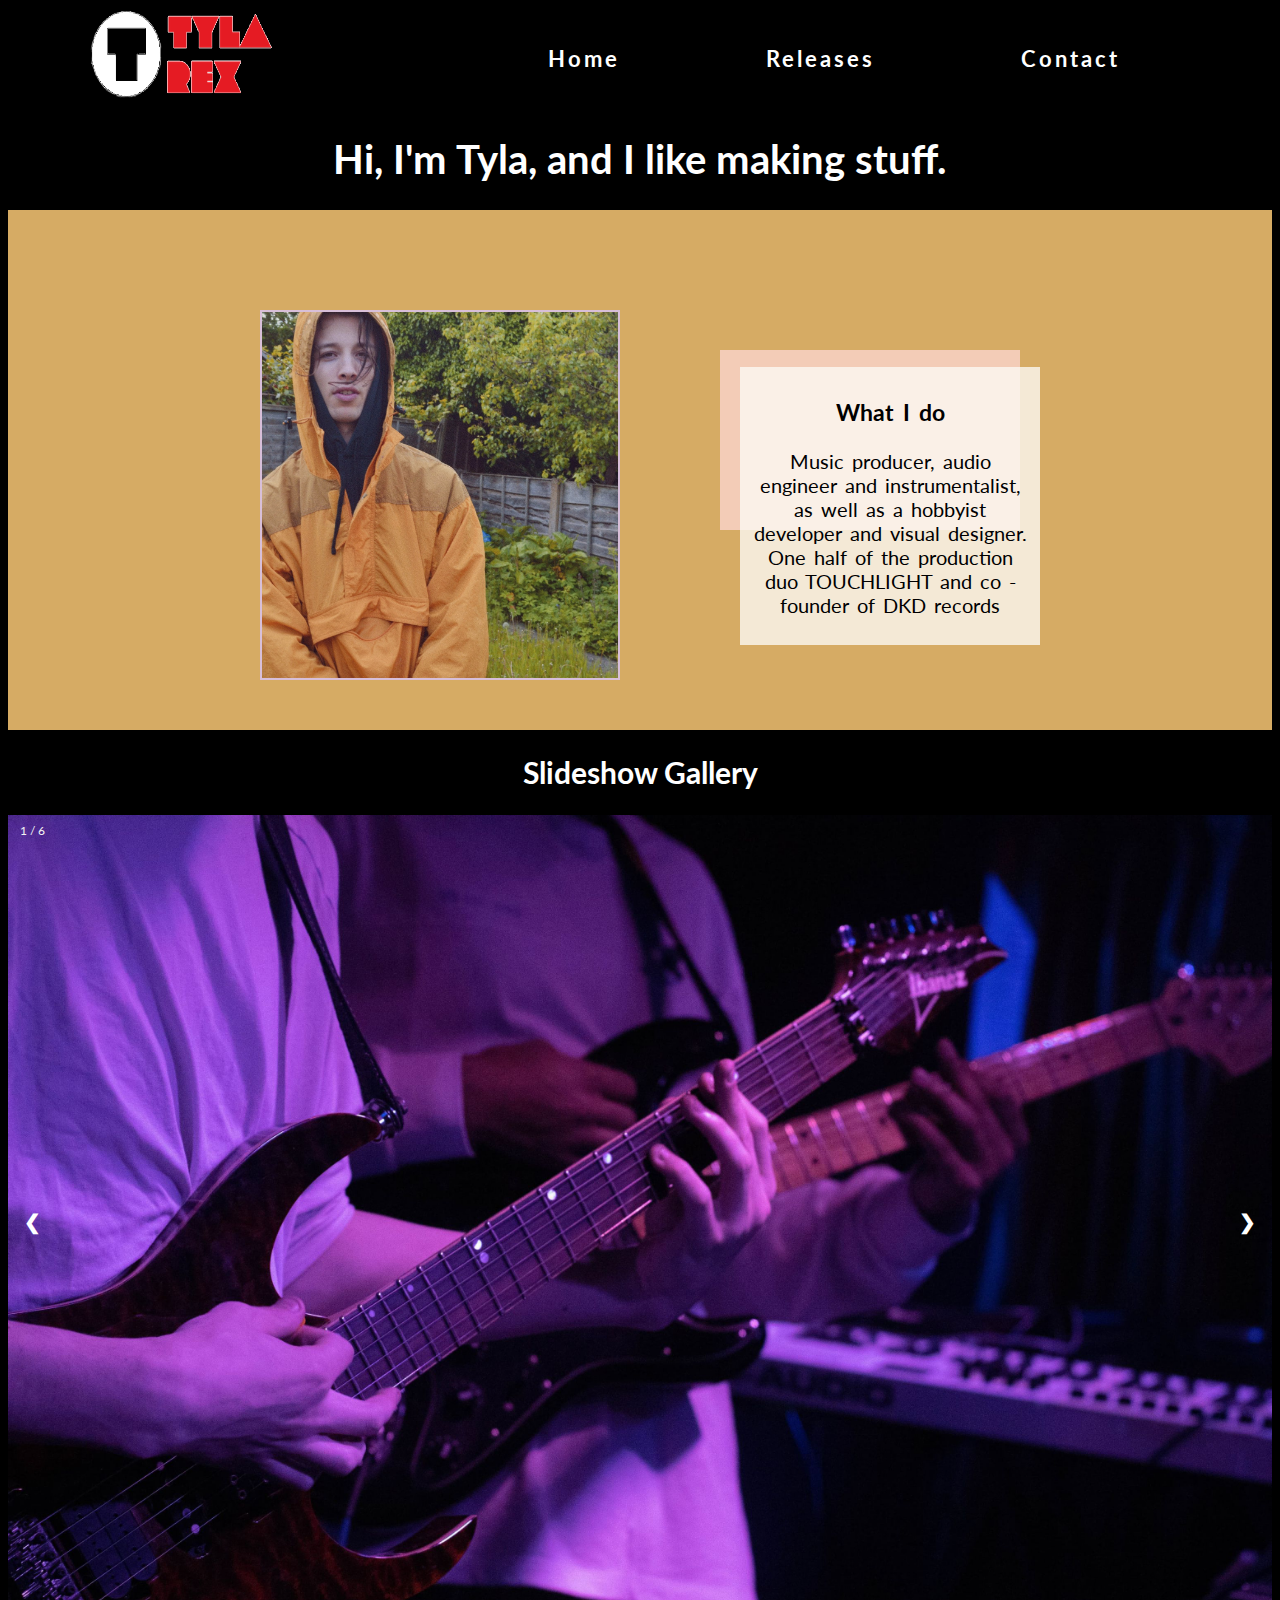
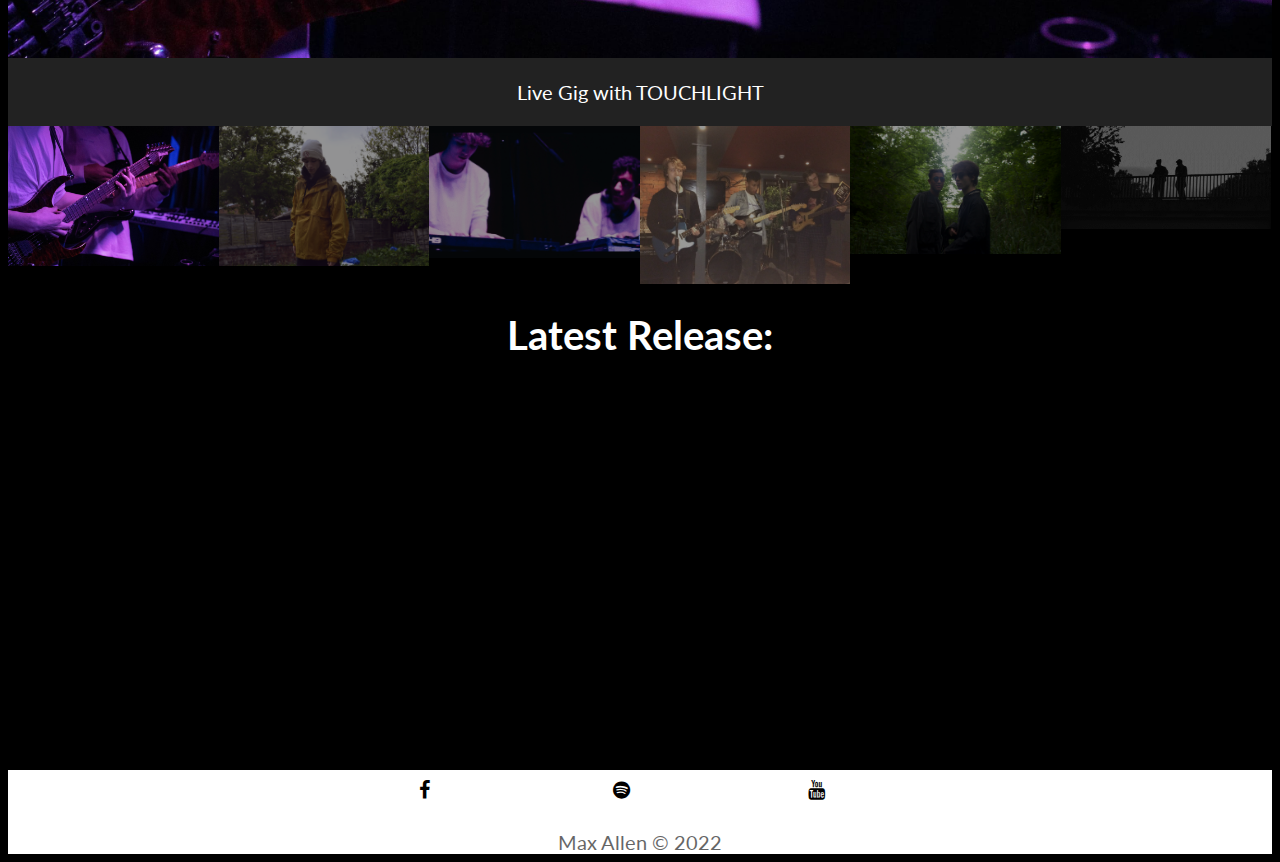
<file: index.html>
<!DOCTYPE html>
<html lang="en">
<meta name="viewport" content="width=device-width, initial-scale=1">
<head>
    <meta charset="UTF-8">
    <meta http-equiv="X-UA-Compatible" content ="ie.edge">
    <link rel ="stylesheet" href = "main.css">
    <link rel="stylesheet" href="https://fonts.googleapis.com/css?family=Lato:400,700" rel = 'stylesheet' type ='text/css'>
    <title>Tyla Rex</title>
</head>  

<body>
    <nav>
         
        <div class ="logo"><a href ="index.html"><img src ="images/logo cartoonnegative.png" alt ="tyla rex logo" width="190" height = "100" style="margin: 0px 0px 0px 0px;"></a></div>
        <ul class ="nav-links">
            <li>
                <a href = "index.html" >Home</a>
            </li>
            <li>
                <a href = "newmusic.html" >Releases</a>
            </li>
            <li>
                <a href = "contact.html" >Contact</a>
            </li>

        </ul>
        <div class ="drop-down">
            <div class ="line1"></div>
            <div class ="line2"></div>
            <div class ="line3"></div>
        </div>
    </nav>  
    <section class="s1">
        <div class ="main-container">
            <h1>Hi, I'm Tyla, and I like making stuff.</h1>
        </div>
        <div class="intro-wrapper">
            <div class ="left-column">
              
                <img id="profile_pic"  src="images/peng (1).jpg">

            </div>
            <div class ="right-column">
                <div id="preview-shadow">          
                    <div id="preview1">                 
                        <h3>What I do</h3>
                        <p>Music producer, audio engineer and instrumentalist, as well as a hobbyist developer and visual designer. One half of the production duo TOUCHLIGHT and co - founder of DKD records</p>                    
                    </div> 
                </div>                             
            </div>
        </div>
    </section>
    <section class ="s2">
        <h2>Slideshow Gallery</h2>
    <div class="container">
        <!-- Full-width images with number text -->
        <div class="mySlides">
          <div class="numbertext">1 / 6</div>
          <img src="images/guitar.jpg" 
            style="width:100%">
        </div>
      
        <div class="mySlides">
          <div class="numbertext">2 / 6</div>
          <img src="images/whitebeanie.png" 
            style="width:100%">
        </div>
      
        <div class="mySlides">
          <div class="numbertext">3 / 6</div>
          <img src="images/mixing.jpg" 
            style="width:100%">
        </div>

        <div class="mySlides">
            <div class="numbertext">4 / 6</div>
            
              <img src="images/256.jpg" style="width:100%">
          </div>
        
          <div class="mySlides">
            <div class="numbertext">5 / 6</div>
            <img src="images/touchlightgreen.png" style="width:100%">
          </div>
        
          <div class="mySlides">
            <div class="numbertext">6 / 6</div>

            <img src="images/tlblackwhite.png" style="width:100%">
          </div>
      
        <!-- Next and previous buttons -->
        <a class="prev" onclick="plusSlides(-1)">❮</a>
        <a class="next" onclick="plusSlides(1)">❯</a>
      
        <!-- Image text -->
        <div class="caption-container">
          <p id="caption"></p>
        </div>
      
        <!-- Thumbnail images -->
        <div class="row">
          <div class="column">
            <img class="demo cursor" src="images/guitar.jpg" style="width:100%" onclick="currentSlide(1)" alt="Live Gig with TOUCHLIGHT">
            
          </div>
          <div class="column">
            <img class="demo cursor" src="images/whitebeanie.png" style="width:100%" onclick="currentSlide(2)" alt="White beanie photoshoot">
            
          </div>
          <div class="column">
            <img class="demo cursor" src="images/mixing.jpg" style="width:100%" onclick="currentSlide(3)" alt="Live DJ set with TOUCHLIGHT">
            
          </div>
          <div class="column">
            <img class="demo cursor" src="images/256.jpg" style="width:100%"  style="width:100%" onclick="currentSlide(4)" alt="Improv performance">
            
          </div>
          <div class="column">
            <img class="demo cursor"src="images/touchlightgreen.png" style="width:100%" onclick="currentSlide(5)" alt="TOUCHLIGHT photoshoot 1">
            
          </div>
          <div class="column">
            <img class="demo cursor"src="images/tlblackwhite.png" style="width:100%" onclick="currentSlide(6)" alt="TOUCHLIGHT photoshoot 2">
          </div>
        </div>
          
    </div>
    <script>
        let slideIndex = 1;  
        function showSlides(n) {
            let i;
            let slides = document.getElementsByClassName("mySlides");
            let dots = document.getElementsByClassName("demo");
            let captionText = document.getElementById("caption");
            if (n > slides.length) {slideIndex = 1}
            if (n < 1) {slideIndex = slides.length}
            for (i = 0; i < slides.length; i++) {
              slides[i].style.display = "none";
            }
            for (i = 0; i < dots.length; i++) {
              dots[i].className = dots[i].className.replace(" active", "");
            }
            slides[slideIndex-1].style.display = "block"; //current source of issue
            dots[slideIndex-1].className += " active";
            captionText.innerHTML = dots[slideIndex-1].alt;
          }   
        showSlides(slideIndex);       
        // Next/previous controls
        function plusSlides(n) {
          showSlides(slideIndex += n);
        }      
        // Thumbnail image controls
        function currentSlide(n) {
          showSlides(slideIndex = n);
        }     
        </script> 
    <h1>Latest Release:</h1>
    <iframe class = "Spozza" src="https://open.spotify.com/embed/track/47Hg8GbeOEnn1Yas54IF7A?utm_source=generator" width="100%" height="380" frameBorder="0" allowfullscreen="" allow="autoplay; clipboard-write; encrypted-media; fullscreen; picture-in-picture"></iframe>
    <script src ="./app.js"></script>
    </section>
    
</body>
<footer style="background-color: #ffffff;"style="margin-left:20px">
    <link rel="stylesheet" href="https://cdnjs.cloudflare.com/ajax/libs/font-awesome/4.7.0/css/font-awesome.min.css">
    <div class ="social-icons">

        <div class="icon">
                <a href="https://www.facebook.com/touchlightmusic" class="fa fa-facebook-f"></a>
                <a href="https://open.spotify.com/artist/2kIhYA79uz4YzKDrRPMXc3?si=yKnEQR_zRbK9xwQEwTqdWQ" class="fa fa-spotify" ></a>
                <a href="https://www.youtube.com/channel/UCJlj1AHwPXA_AXV7KK_5s9Q" class="fa fa-youtube"></a>
            
            <!-- Add font awesome icons -->
        </div>   
        <p class="copyright">Max Allen © 2022</p>
    </div>
</footer>
</html>
</file>
<file: main.css>
@import url("https://fonts.googleapis.com/css?family=Lato:400,700");
@import url("https://fonts.google.com/specimen/Bebas+Neue");
@import url("https://fonts.google.com/specimen/Anton#type-tester");

* {
    box-sizing: border-box;
  }
body{

/* background-image: linear-gradient(180deg, rgb(0, 0, 0), rgb(184, 116, 116)); */
background-color: black;
color: rgb(0, 0, 0);
font-size: 20px;
font-family: 'Lato'
}



.logo{
    align-content: left;
}

header{
    background-color: white;
    display: flex;
    align-content: center;
}
h1 {
color:rgb(255, 255, 255);
font: size 6em;

text-align: center;
}
h2 {
    color:rgb(255, 255, 255);
    font: size 2.5em;
    font-family: Lato;
    text-align: center;
    }
/* class method */
.navigation {
    box-sizing: border-box;
    border-color: black;
    background-color: rgb(0, 0, 0);
    color:rgb(255, 255, 255);
    border-width: 2px;
    border-style:solid;

}
nav{
    display:flex;
    justify-content: space-around;
    align-items: center;
    min-height: 8vh;
    background-color: #000000;
    color: white;
    font-family: 'Lato';

    /* padding: 0px;
    box-sizing: border-box; */

}
.nav-links{
    display: flex;
    background-color: #000000;
    justify-content: space-around;
    width: 30%;
}
.nav-links a{
    
    color:rgb(255, 255, 255);
    letter-spacing: 3px;
    font-weight: bold;
    font-size: 22px;
    width: 100%;
    z-index:2;
}

.nav-links li{
    list-style:none;
}
.nav-links li a:hover{
    background-color: rgb(207, 183, 167);
    display: flex;
    align-content: center;
    align-items: center;
    text-align: center;
    padding-bottom: 0%;
    padding-top: 0%;
    padding-left: 2%;
    padding-right: 5%;
   
}
.drop-down{
    display: none;
    cursor: pointer;
}
.drop-down div{   
    width:25px;
    height:3px;
    background-color: rgb(255, 255, 255);
    color: rgb(0, 0, 0);
    margin:5px;
    transition: all 0.3s ease;
    -webkit-transition: all 0.6s ease;
}

@media screen and (max-width:2048px) {
    .nav-links{
        width: 60%;
   
    }
}
@media screen and (max-width:1024px) {
    body{
        overflow-x: hidden;
    }
    .nav-links{
        position: absolute;
        z-index: 1;
        right: 0px;
        height: 92vh;
        top: 8vh;
        /* background-color: rgb(223, 217, 217); */
        background-color: rgb(204, 109, 109);
        opacity: 95%;
        color: white;
        display: flex;
        flex-direction: column;
        align-items: center;
        width:50%;
        transform: translateX(100%); 
        transition: transform 0.7s ease in;
    }
    .nav-links li{
        opacity: 1;
       
    }
    .nav-links li a:hover{
        background-color: rgb(228, 169, 129);
        display: flex;
        align-content: center;
        align-items: center;
        text-align: center;
        padding-bottom: 5%;
        padding-top: 5%;
        padding-left: 2%;
        padding-right: 5%;
       
    }
    .drop-down{
        display: block;
    }
}
.nav-active{
  transform: translateX(0%);
}

@keyframes navLinkFade{
    from{
        opacity: 0%;
    }
    to{
        opacity: 1;
        transform: translateX(0px)
    }
}
.toggle .line1{
  transform: rotate(0deg) ;
  /* translate(-5px,6px); */
}
.toggle .line2{
  opacity:0;
}
.toggle .line3{
  transform: rotate(90deg) translate(-2px,0px);
}
.intro-wrapper{
    /* background-color: rgb(224, 240, 246); */
    background-color: rgb(214, 171, 100);
    border:2px opacity =20%;
    opacity: 20;
    border-color: rgb(255, 255, 255);
    display: flex;
    grid-template-columns: 1fr 1fr;
    grid-template-rows: 3em 10em;
    grid-template-areas:
        'left-column right-column'
    ;
    justify-content: center;
}

.album1{
    /* background-color: rgb(224, 240, 246); */
    background-color: rgb(184, 143, 143);
    /* background-color: rgb(220, 173, 173); */
    border:1px opacity =20%;
    opacity: 20;
    border-color: rgb(255, 255, 255);
    display: flex;
    grid-template-columns: 1fr 1fr;
    grid-template-rows: 3em 10em;
    grid-template-areas:
        'left-column right-column'
    ;
    justify-content: center;

}
.album2{
    /* background-color: rgb(224, 240, 246); */
    /* background-color: rgb(243, 98, 98); */
    background-color: rgb(212, 189, 216);
    border:1px opacity =20%;
    opacity: 20;
    border-color: rgb(255, 255, 255);
    display: flex;
    grid-template-columns: 1fr 1fr;
    grid-template-rows: 3em 10em;
    grid-template-areas:
        'left-column right-column'
    ;
    justify-content: center;
}
.album3{
    background-color: rgb(214, 187, 152);
    /* background-color: rgb(220, 173, 173); */
    border:1px opacity =20%;
    opacity: 20;
    border-color: rgb(205, 93, 93);
    display: flex;
    grid-template-columns: 1fr 1fr;
    grid-template-rows: 3em 10em;
    grid-template-areas:
        'left-column right-column'
    ;
    justify-content: center;
}
.album4{
    background-color: rgb(139, 204, 165);
    /* background-color: rgb(220, 173, 173); */
    border:1px opacity =20%;
    opacity: 20;
    border-color: rgb(255, 255, 255);
    display: flex;
    grid-template-columns: 1fr 1fr;
    grid-template-rows: 3em 10em;
    grid-template-areas:
        'left-column right-column'
    ;
    justify-content: center;
}
.main-container{
    font-family:'Lato';
}

.contact{
     /* background-color: rgb(224, 240, 246); */
     background-color: rgb(255, 255, 255);
     border:2px opacity =20%;
     opacity: 20;
     border-color: rgb(255, 255, 255);
     color: rgb(0, 0, 0);
     display: flex;
     grid-template-columns: 1fr 1fr;
     grid-template-rows: 3em 10em;
     grid-template-areas:
         'left-column right-column'
     ;
     justify-content: center;
     padding:60px;
     align-items: center;
     box-sizing: border-box;
     font-family: 'Lato';
}
.emailtext{
    position: relative;
    left:-30px;
    top:10px;
    font-family: 'Lato';
}
.envelope{
    left:-21px;
    size:2100px;
}
.left-column{
    grid-area: left-column;
    border:0px dashed lightcoral;
    align-content: center;
    padding-top: 100px;
    padding-bottom: 50px;
    padding-left: 0px;
}
.left-column1{
    grid-area: left-column;
    border:0px dashed lightcoral;
    align-content: center;
    padding-top: 100px;
    padding-bottom: 50px;
    padding-left: 80px;
}


.right-column{
    grid-area: right-column;
    display: grid;
    align-content: center;
    text-align: center;
    padding-top: 120px;
    padding-left: 100px;
    padding-bottom: 120px;



}
.right-column1{
    grid-area: right-column;
    display: grid;
    align-content: center;
    text-align: center;
    padding-top: 120px;
    padding-left: 100px;
    padding-bottom: 140px;



}

#preview-shadow{
    background-color: #f3ccb7;
    width:300px;
    height:180px;
    padding-left:20px;
    padding-top:22px;
    position: relative;
    bottom:30px;
    
}
#preview{
    width: 300px;
    border:1.5px solid rgb(23, 18, 184);
    background-color: rgb(251,249,243,0.8);
    display: block;
    padding: 08px;
    object-fit: cover;
    object-position: center;
    text-justify: auto;
    letter-spacing: normal;
    word-spacing: 3px;
    position: relative;
    flex: 2 1 auto;
}
#preview1{
    width: 300px;
    border:1.5 solid #1712b8;
    background-color: rgb(251,249,243,0.8);

    padding: 08px;
    object-fit: cover;
    text-justify: auto;
    letter-spacing: normal;
    word-spacing: 3px;
    position: relative;
    flex: 2 1 auto;
    top:-05px;
}
.corner{
    width:7px;
    height:7px;
    border-radius: 50%;
    border: 1,5px solid #17a2b8;
    background-color: rgb(200, 173, 173) ;
    position: absolute;
    
}

#corner-tl{
    top:-5px;
    left:-5px;
}

#corner-tr{
    top:-5px;
    right:-5px;
}

#corner-bl{
    bottom:-5px;
    left:-5px;
}

#corner-br{
    bottom:-5px;
    right:-5px;
}

@media screen and (max-width:1200px) {
    .main-container{
        width:100%
    }
}

@media screen and (max-width:862px) {
    .intro-wrapper {
        grid-template-columns: 1fr;
        flex-direction:column;
        grid-template-areas: 
        'left-column'
        'right-column'
        ;
        width:100%;
        justify-content: center;
    }
    .album1,.album2, .album3, .album4{
        grid-template-columns: 1fr;
        flex-direction:column;
        grid-template-areas: 
        'left-column'
        'right-column'
        ;
        width:100%;
        justify-content: center;
        padding-right: 20px;
    }
    .left-column{
        justify-content: center;
        padding-left: 0%;
        padding-top: 10%;
    }
    .left-column1{
        justify-content: center;
        padding-left: 6%;
        padding-top: 10%;
    }
    .right-column1{
        justify-content: center;
        padding-left: 18%;
        padding-right: 12%;
        padding-top: 10%;
    }
    .right-column{
        justify-content: center;
        padding-right: 30%;
    }

}


img {
    vertical-align: middle;
    z-index:-1;
    display: flex;
  }
  
#profile_pic{
    display:block;
    padding-left: 0px;
    margin: 0 autp;
    height:370px;
    width : 360px;
    object-fit: cover;
    border: 2px solid;
    border-color:thistle;
    right:0px;
}

#silver{
    display:block;
    padding-left: 0px;
    margin: 0 autp;
    height:220px;
    width : 220px;
    object-fit: cover;
    border: 2px solid
}
.container {
    position: relative;
  }
  
  /* Hide the images by default */
  .mySlides {
    display: none;
  }
  
  /* Add a pointer when hovering over the thumbnail images */
  .cursor {
    cursor: pointer;
  }
  
  /* Next & previous buttons */
  .prev,
  .next {
    cursor: pointer;
    position: absolute;
    top: 40%;
    width: auto;
    padding: 16px;
    margin-top: -50px;
    color: white;
    font-weight: bold;
    font-size: 20px;
    border-radius: 0 3px 3px 0;
    user-select: none;
    -webkit-user-select: none;
  }
  
  /* Position the "next button" to the right */
  .next {
    right: 0;
    border-radius: 3px 0 0 3px;
  }
  
  /* On hover, add a black background color with a little bit see-through */
  .prev:hover,
  .next:hover {
    background-color: rgba(0, 0, 0, 0.8);
  }
  
  /* Number text (1/3 etc) */
  .numbertext {
    color: #f2f2f2;
    font-size: 12px;
    padding: 8px 12px;
    position: absolute;
    top: 0;
  }
  
  /* Container for image text */
  .caption-container {
    text-align: center;
    background-color: #222;
    padding: 2px 16px;
    color: white;
  }
  
  .row:after {
    content: "";
    display: table;
    clear: both;
  }
  
  /* Six columns side by side */
  .column {
    float: left;
    width: 16.66%;
  }
  
  /* Add a transparency effect for thumnbail images */
  .demo {
    opacity: 0.6;
  }
  
  .active,
  .demo:hover {
    opacity: 1;
  }
/* Display settings for options on the toolbar */
.navbutton{ 
    box-sizing: border-box;
    text-decoration: none;
    /* border-color: rgb(255, 255, 255); */
    background-color: rgb(0, 0, 0);
    color:rgb(255, 255, 255);
    /* border-width: 2px; */
    /* border-style:solid; */
    justify-content: space-around;
    padding: 2px;
    padding-left:40px;
    padding-right:40px;
    width:10%
}



.p{
    text-align:justify;

}

/* id method - only use once as its a requirement, but stick to class */
/* called with <span id ="patrick"><\span> */
#patrick{
    color:darkgreen;
    background-color: aquamarine;
}
/* Style inputs with type="text", select elements and textareas */
input[type=text], select, textarea {
    width: 100%; /* Full width */
    padding: 12px; /* Some padding */ 
    border: 1px solid #ccc; /* Gray border */
    border-radius: 4px; /* Rounded borders */
    box-sizing: border-box; /* Make sure that padding and width stays in place */
    margin-top: 6px; /* Add a top margin */
    margin-bottom: 16px; /* Bottom margin */
    resize: vertical /* Allow the user to vertically resize the textarea (not horizontally) */
  }
  
  /* Style the submit button with a specific background color etc */
  input[type=submit] {
    background-color: #04AA6D;
    color: white;
    padding: 12px 20px;
    border: none;
    border-radius: 4px;
    cursor: pointer;
  }
  
  /* When moving the mouse over the submit button, add a darker green color */
  input[type=submit]:hover {
    background-color: #45a049;
  }
  
  /* Add a background color and some padding around the form */
  .container2 {
    border-radius: 5px;
    background-color: #f2f2f2;
    padding: 20px;
  }

/* These remove the default underlining in hyperlinks */
a{
    text-decoration: none;
}
a:visited {
    text-decoration: none;
}

.Spozza{
  border-radius:12px;
  width:100% ;
  height:380;
}
.fa {
    padding: 10px;
    font-size: 30px;
    width: 30px;
    text-align: center;
    text-decoration: none;
    border-radius: 50%;
  }
  /* Add a hover effect if you want */

  /* Set a specific color for each brand */
  .nav{
      list-style: none;
  }
    ul.ba {
    list-style-type: none;
}
  /* Facebook */
  .fa-facebook-f {
    background: #ffffff;
    color: rgb(0, 0, 0);
    padding-left: 10%;
    padding-right: 10%;
  }

  .fa-spotify{
    background: #ffffff;
    color: rgb(0, 0, 0);
    padding-left: 10%;
    padding-right: 10%;
  }
  .fa-youtube{
    background: #ffffff;
    color: rgb(0, 0, 0);
    text-align: center;
    padding-left: 10%;
    padding-right: 10%;
  }
  
  /* Twitter */
  .fa-twitter {
    background: #ffffff;
    color: rgb(0, 0, 0);
    padding-left: 20%;
    padding-right: 20%;
  }

  .social-icons{
      align-items: center;
  }
  .icon{
    align-items: center;
    padding-left: 25%;
    justify-content: space-around;

  }

  .copyright {
    margin-top:0x;
    margin-bottom:0;
    font-size:20px;
    opacity:0.6;
    text-align: center;
  }
  

.footer{
    display: table;
    opacity: 50%;
    padding-top: 0px;
    padding-bottom: 21px;
    padding-left: 60%;
    text-align: right;
    justify-content: center;
    align-items: center;  
}
</file>
